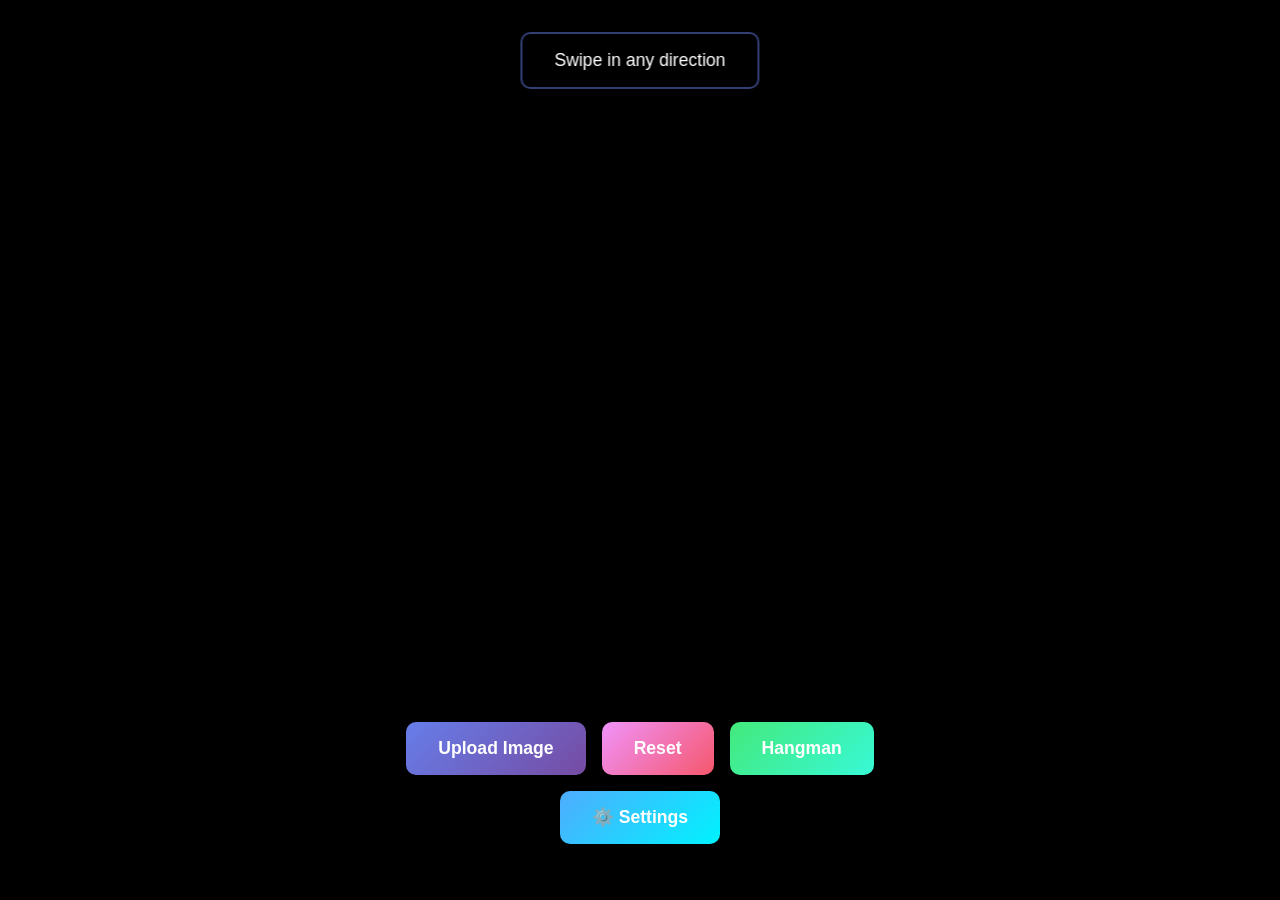
<file: index.html>
<!DOCTYPE html>
<html lang="en">
<head>
    <meta charset="UTF-8">
    <meta name="viewport" content="width=device-width, initial-scale=1.0, maximum-scale=1.0, user-scalable=no, viewport-fit=cover">
    <meta name="theme-color" content="#000000">
    <meta name="apple-mobile-web-app-capable" content="yes">
    <meta name="apple-mobile-web-app-status-bar-style" content="black-translucent">
    <title>Magic Wallpaper</title>
    <link rel="manifest" href="manifest.json">
    <link rel="stylesheet" href="styles.css">
</head>
<body>
    <div class="container">
        <h1>Magic Wallpaper</h1>
        <div class="button-container">
            <label for="imageUpload" class="button upload-button">
                Upload Image
            </label>
            <input type="file" id="imageUpload" accept="image/*" style="display: none;">
            <button id="resetButton" class="button reset-button">Reset</button>
            <a href="hangman.html" class="button hangman-button">Hangman</a>
        </div>
    </div>
    <script src="assets/js/gestureDetector.js"></script>
    <script src="assets/js/inputModes.js"></script>
    <script src="assets/js/settings.js"></script>
    <script src="app.js"></script>
</body>
</html>
</file>
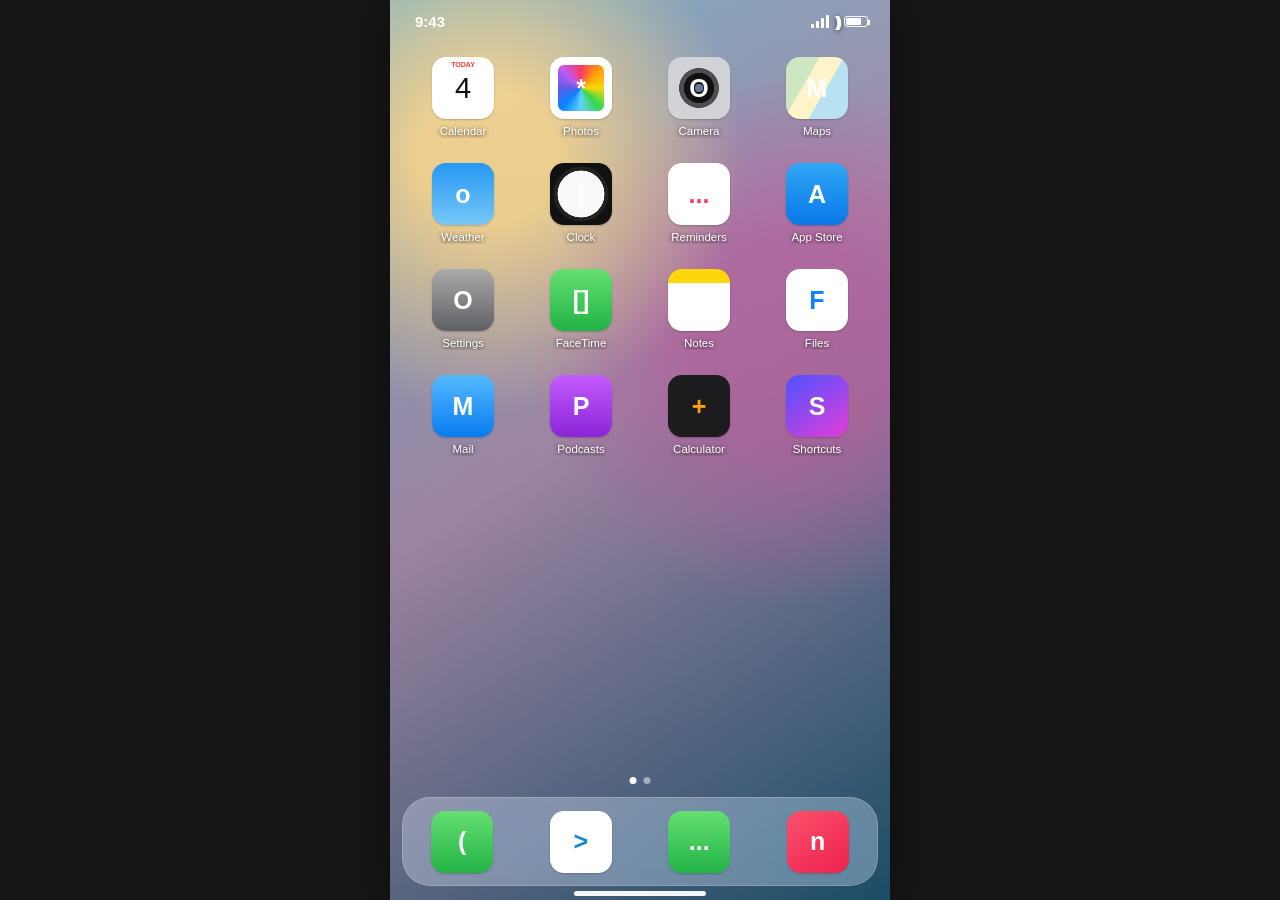
<file: notes-force/index.html>
<!doctype html>
<html lang="en">
<head>
  <meta charset="UTF-8">
  <meta name="viewport" content="width=device-width,initial-scale=1,viewport-fit=cover,user-scalable=no">
  <meta name="theme-color" content="#537f9e">
  <meta name="apple-mobile-web-app-capable" content="yes">
  <meta name="apple-mobile-web-app-status-bar-style" content="black-translucent">
  <meta name="apple-mobile-web-app-title" content="Notes">
  <meta name="format-detection" content="telephone=no">
  <link rel="manifest" href="./manifest.webmanifest">
  <link rel="icon" href="./icon.svg" type="image/svg+xml">
  <link rel="apple-touch-icon" href="./icon.svg">
  <link rel="stylesheet" href="./styles.css?v=1">
  <title>Notes</title>
</head>
<body>
  <main id="app"></main>
  <script src="./app.js?v=1" defer></script>
</body>
</html>
</file>
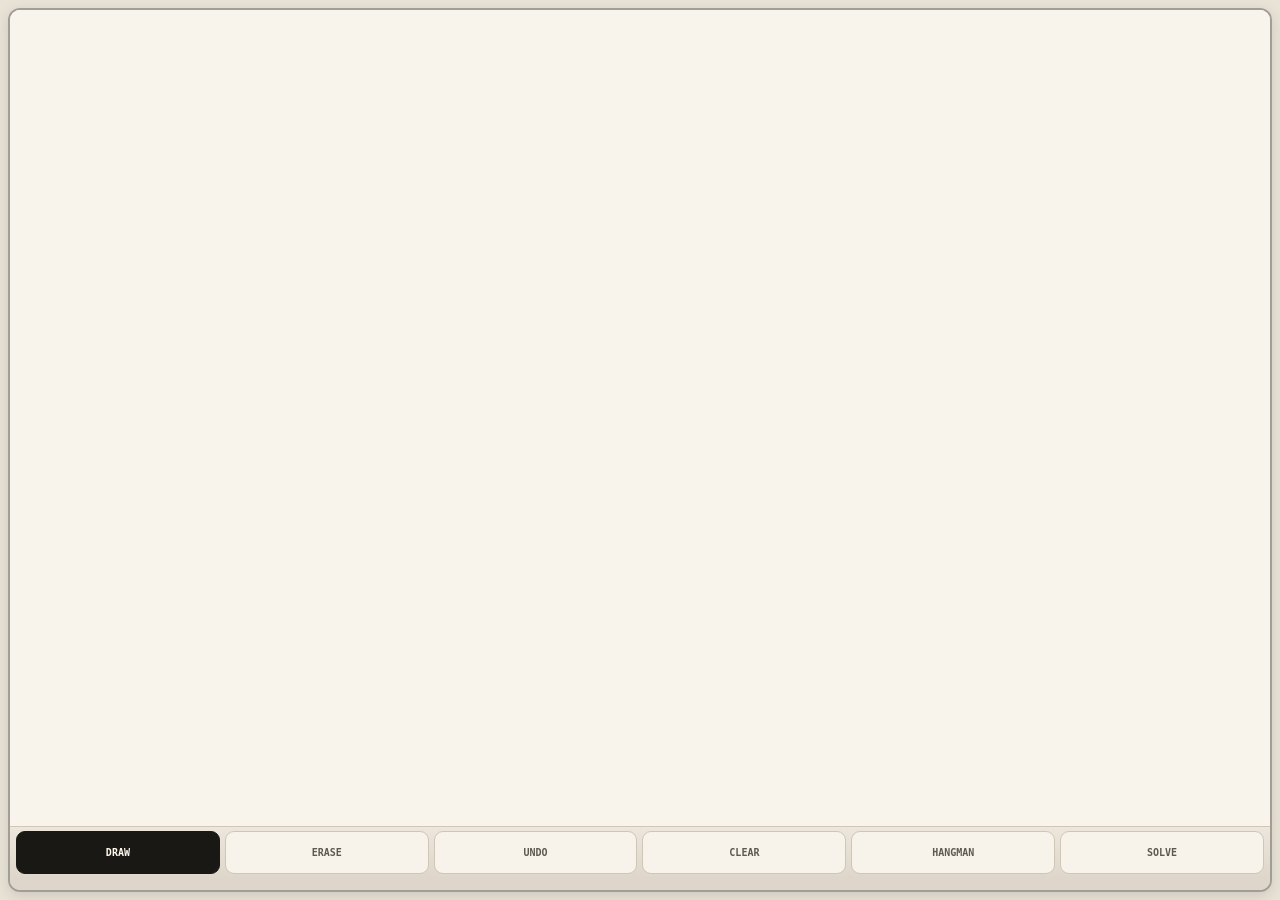
<file: hangman.html>
<!doctype html>
<html lang="en">
<head>
  <meta charset="utf-8">
  <meta name="viewport" content="width=device-width,initial-scale=1,maximum-scale=1,user-scalable=no,viewport-fit=cover">
  <meta name="theme-color" content="#e9e3d7">
  <meta name="mobile-web-app-capable" content="yes">
  <meta name="apple-mobile-web-app-capable" content="yes">
  <meta name="apple-mobile-web-app-title" content="Hangman">
  <meta name="apple-mobile-web-app-status-bar-style" content="black-translucent">
  <meta name="format-detection" content="telephone=no">
  <meta name="color-scheme" content="light">
  <title>Hangman</title>
  <link rel="manifest" href="./hangman-manifest.json">
  <link rel="apple-touch-icon" sizes="192x192" href="./icon-192.png">
  <link rel="stylesheet" href="./hangman.css?v=2.7.0">
  <link rel="stylesheet" href="./hangman-ux.css?v=2.7.0">
  <link rel="stylesheet" href="./hangman-settings.css?v=2.7.0">
  <script defer src="./hangman-core.js?v=2.7.0"></script>
  <script defer src="./hangman-efficient.js?v=2.7.0"></script>
  <script defer src="./hangman-performance.js?v=2.7.0"></script>
  <script defer src="./hangman.js?v=2.7.0"></script>
  <script defer src="./hangman-lab.js?v=2.7.0"></script>
  <script defer src="./hangman-ux.js?v=2.7.0"></script>
  <script defer src="./hangman-settings.js?v=2.7.0"></script>
  <script defer src="./hangman-settings-controller.js?v=2.7.0"></script>
  <script defer src="./hangman-lie.js?v=2.7.0"></script>
</head>
<body>
  <main id="frame"><section id="app" aria-label="Hangman drawing board"><canvas id="drawCanvas" aria-label="Drawing canvas"></canvas><div id="toolbar" role="toolbar" aria-label="Drawing controls"><button class="tool-btn active" id="btnDraw" type="button" aria-pressed="true">Draw</button><button class="tool-btn" id="btnErase" type="button" aria-pressed="false">Erase</button><button class="tool-btn" id="btnUndo" type="button">Undo</button><button class="tool-btn" id="btnClear" type="button">Clear</button><button class="tool-btn" id="btnHangman" type="button">Hangman</button><button class="tool-btn" id="btnSolve" type="button">Solve</button><button class="tool-btn" id="btnExplore" type="button" hidden>Lab</button></div><div id="peek" aria-live="polite"></div><button id="perfDot" type="button" aria-label="Remaining candidate words" tabindex="-1"></button></section></main>

  <section id="settingsPanel" class="overlay-panel" hidden aria-label="Settings">
    <div class="panel-header settings-header"><div><h1>Settings</h1><button id="versionButton" class="version-button" type="button">V2.7.0 · Aug 25, 2026</button></div><div class="settings-header-actions"><span id="settingsSaveStatus" aria-live="polite">Saved</span><button class="panel-btn" id="closeSettings" type="button">Close</button></div></div>
    <div id="settingsTabs" class="settings-tabs" role="tablist" aria-label="Settings areas">
      <button class="settings-tab active" id="performanceSettingsTab" data-group="performance" type="button" role="tab" aria-selected="true" aria-controls="performanceSettings">Performance</button>
      <button class="settings-tab" id="wordListSettingsTab" data-group="words" type="button" role="tab" aria-selected="false" aria-controls="wordListSettings">Word Lists</button>
    </div>
    <div class="panel-scroll settings-scroll">
      <div id="performanceSettings" class="settings-group active" data-group="performance" role="tabpanel" aria-labelledby="performanceSettingsTab">
        <section class="ready-card" aria-labelledby="readyTitle">
          <div class="ready-kicker" id="readyTitle">Ready to perform</div>
          <div id="firstLetter" class="ready-question" aria-live="polite"></div>
          <div class="ready-grid"><div><span>List</span><strong id="readyList">—</strong></div><div><span>Words</span><strong id="readyCount">—</strong></div><div><span>Strategy</span><strong id="readyStrategy">—</strong></div><div><span>NO limit</span><strong id="readySafety">—</strong></div><div><span>Secret input</span><strong id="readyAssist">—</strong></div><div><span>Optional lie</span><strong id="readyLie">—</strong></div></div>
          <details id="firstQuestionDetails" class="first-question-details"><summary>View starting questions</summary><div id="firstQuestionMatrix" class="first-question-matrix"></div></details>
        </section>

        <section class="section"><h2>Active Word List</h2><select id="listSelect" aria-label="Active word list"></select><button class="settings-action ux-hidden-action" id="useList" type="button">Use Selected</button></section>

        <section class="section"><h2>Progressive Anagram</h2><p class="section-copy">The single live-performance engine. There are no tree presets to compare.</p><select id="optimizerSelect" aria-label="Question strategy" hidden><option value="progressive">Progressive</option></select><div id="optimizerDescription" class="info-box"></div><div id="customOptimizerFields" hidden><input id="customTargetNos" type="hidden" value="5"><input id="customMaxQuestions" type="hidden" value="9"></div><button class="settings-action ux-hidden-action" id="applyOptimizer" type="button">Apply Strategy</button><div id="treeSummary"></div></section>

        <section class="section"><h2>Secret Inputs</h2><p class="section-copy">Optionally narrow the list before the first letter question.</p><label class="field-label">Length information<select id="lengthMode"><option value="none">None</option><option value="exact">Exact length — draw blanks</option><option value="bucket">Rough length — short / medium / long</option></select></label><div id="bucketFields" class="custom-grid" hidden><label>Short maximum<input id="shortMax" type="number" min="2" max="20" inputmode="numeric" value="5"></label><label>Medium maximum<input id="mediumMax" type="number" min="3" max="30" inputmode="numeric" value="7"></label></div><label class="setting-toggle compact-toggle"><input type="checkbox" id="vowelModeToggle"><span><strong>Also use distinct-vowel count</strong><small>Secretly select 1, 2, or 3+ different vowels.</small></span></label><div class="secret-input-guide"><div class="guide-label">Current setup</div><div id="inputModeDescription" class="info-box"></div></div><button class="settings-action ux-hidden-action" id="saveInputMode" type="button">Save Secret Inputs</button></section>

        <section class="section late-lie-section"><h2>Optional Lie</h2><p class="section-copy">The normal optimized tree never changes unless you deliberately arm a guaranteed recovery path.</p><label class="setting-toggle"><input type="checkbox" id="lateLieModeToggle"><span><strong>Show safe lie opportunities</strong><small>The tiny remaining-word count gains a ° only when a safe recovery tree exists.</small></span></label><div id="lateLieCoverage" class="late-lie-coverage">Opportunities have not been checked for this list.</div><button id="lateLieCoverageButton" class="settings-action secondary" type="button">Check Opportunities</button><details class="settings-details"><summary>How the indicator works</summary><div class="late-lie-legend"><span class="late-lie-marker">7°</span><span>A plain number is the remaining word count. When ° appears, tap that number to arm the option; • confirms it is armed. If ° never appears, stay on the original tree.</span></div><div id="lateLieDescription" class="info-box"></div></details></section>
      </div>

      <div id="wordListSettings" class="settings-group" data-group="words" role="tabpanel" aria-labelledby="wordListSettingsTab" hidden>
        <section class="list-status-card"><div><span>Current list</span><strong id="listStatusName">—</strong></div><div><span>Active words</span><strong id="listStatusCount">—</strong></div><div><span>First question</span><strong id="listStatusFirst">—</strong></div></section>

        <section class="section"><h2>Select and Manage</h2><select id="listSelectManage" aria-label="Word list to manage"></select><div class="list-action-grid"><button class="settings-action secondary" id="duplicateListBtn" type="button">Duplicate</button><button class="settings-action secondary" id="renameListBtn" type="button">Rename</button><button class="settings-action secondary danger" id="deleteListBtn" type="button">Delete List</button></div></section>

        <section class="section"><h2>Create New List</h2><input id="newListName" autocomplete="off" autocapitalize="characters" placeholder="LIST NAME"><textarea id="newListWords" autocapitalize="characters" placeholder="PASTE WORDS — ONE PER LINE"></textarea><button class="settings-action secondary" id="createListBtn" type="button">Create and Use List</button></section>

        <section class="section"><h2>Words</h2><p class="section-copy">Use Included to temporarily remove a word from performances. Enter Edit mode only for permanent deletion.</p><input id="addWordInput" autocomplete="off" autocapitalize="characters" placeholder="ADD A WORD AND PRESS ENTER"><div class="word-toolbar"><input id="wordSearch" type="search" placeholder="Search words" aria-label="Search words"><select id="wordStatusFilter" aria-label="Filter words"><option value="all">All words</option><option value="active">Active</option><option value="omitted">Omitted</option></select><button id="toggleDeleteMode" class="word-edit-button" type="button" aria-pressed="false">Edit</button></div><div id="wordView"></div></section>

        <section class="section"><h2>Automatic Exclusions</h2><p class="section-copy">These rules omit words without deleting them.</p><div class="custom-grid"><label>Minimum letters<input id="minLetters" type="number" min="1" max="30" inputmode="numeric" value="4"></label><label>Maximum letters<input id="maxLetters" type="number" min="0" max="40" inputmode="numeric" placeholder="No maximum"></label></div><label class="check-row"><input id="omitPlurals" type="checkbox"> Omit likely plurals</label><label class="check-row"><input id="omitBrands" type="checkbox"> Omit likely brands</label><label class="check-row"><input id="omitLarge" type="checkbox"> Omit likely non-handheld objects</label><label class="check-row"><input id="omitAmbiguous" type="checkbox"> Omit indistinguishable letter-set collisions</label><button class="settings-action ux-hidden-action" id="applyEligibility" type="button">Apply Exclusions</button><div id="eligibilitySummary" class="info-box"></div></section>

        <section class="section"><h2>Spectator Instructions</h2><p class="section-copy">These instructions belong to this list and appear in Help.</p><textarea id="framingInput" class="framing-input" rows="4" aria-label="Spectator instructions"></textarea><button class="settings-action ux-hidden-action" id="saveFraming" type="button">Save Instructions</button></section>

        <section class="section analysis-entry"><h2>List Lab</h2><p class="section-copy">Optional analysis and practice for the current list. It contains no live performance settings.</p><input id="exploreModeToggle" type="checkbox" hidden><button class="settings-action secondary" id="openExploreSettings" type="button">Analyze Current List</button></section>
      </div>
    </div>
  </section>

  <section id="explorePanel" class="overlay-panel" hidden aria-label="List Lab"><div class="panel-header explore-header"><button class="panel-btn" id="exploreBack" type="button">Done</button><div id="exploreTitle">List Lab</div><button class="panel-btn" id="exploreClose" type="button">Close</button></div><div class="lab-tabs" role="tablist" aria-label="List Lab views"><button id="labTab" class="lab-tab active" type="button" role="tab" aria-selected="true">Analyze</button><button id="practiceTab" class="lab-tab" type="button" role="tab" aria-selected="false">Practice</button></div><div id="labView" class="explore-content lab-view"><div id="labFraming" class="lab-framing"></div><div id="labStats" class="stat-grid"></div><div class="lab-toolbar"><input id="labSearch" type="search" placeholder="Search active words" aria-label="Search words"><select id="labSort" aria-label="Sort words"><option value="longestNo">Longest NO streak</option><option value="totalNo">Total NOs</option><option value="questions">Most questions</option><option value="openingNo">Opening NO streak</option><option value="alphabetical">Alphabetical</option></select></div><div class="filter-grid"><label>Minimum longest NO streak<input id="filterMinNoRun" type="number" min="0" inputmode="numeric" placeholder="Any"></label><label>Maximum questions<input id="filterMaxQuestions" type="number" min="0" inputmode="numeric" placeholder="Any"></label><label class="check-filter"><input id="filterAmbiguous" type="checkbox"> Ambiguous only</label><label class="check-filter"><input id="filterFraming" type="checkbox"> Framing issues only</label></div><div id="labResultCount" class="result-count"></div><div id="labWordList" class="lab-word-list"></div></div><div id="practiceView" class="explore-content practice-view" hidden><div id="exploreStatus"></div><div id="exploreHint">Choose the answer for the spectator's word.</div><div id="explorePath" aria-label="Answer path"></div><div id="exploreQuestion"></div><div id="exploreLeafCard"><div class="leaf-label" id="exploreLeafLabel">MATCH</div><div class="leaf-word" id="exploreLeafWord"></div><div id="exploreLeafDetail"></div><button class="panel-btn" id="exploreRestart" type="button">Start Over</button></div><div id="exploreBranches"><button type="button" class="explore-card yes-card" id="exploreYesCard"><span class="card-label">YES</span><span class="card-rule" id="exploreYesRule"></span><span class="card-next" id="exploreYesNext"></span><span class="card-count" id="exploreYesCount"></span><span class="card-leaf" id="exploreYesLeaf"></span></button><button type="button" class="explore-card no-card" id="exploreNoCard"><span class="card-label">NO</span><span class="card-rule" id="exploreNoRule"></span><span class="card-next" id="exploreNoNext"></span><span class="card-count" id="exploreNoCount"></span><span class="card-leaf" id="exploreNoLeaf"></span></button></div><div id="exploreWordList"><div class="explore-words-header" id="exploreWordsHeader"></div><div class="explore-words-grid" id="exploreWordsGrid"></div></div></div></section>

  <section id="wordDetailPanel" class="overlay-panel detail-panel" hidden aria-label="Word path details"><div class="panel-header"><div><h1 id="detailWord">WORD</h1><div id="detailSummary" class="version"></div></div><button class="panel-btn" id="closeWordDetail" type="button">Done</button></div><div class="panel-scroll"><div id="detailMetrics" class="stat-grid"></div><section class="section"><h2>Answer Pattern</h2><div id="detailPattern" class="answer-pattern"></div></section><section class="section"><h2>Question Path</h2><div id="detailPath" class="detail-path"></div></section><section class="section"><h2>List Fit</h2><div id="detailFlags"></div></section></div></section>
  <section id="versionPanel" class="overlay-panel version-panel" hidden aria-label="Version history"><div class="panel-header"><div><h1>Version History</h1><div class="version">Current: V2.7.0</div></div><button class="panel-btn" id="closeVersion" type="button">Done</button></div><div class="panel-scroll changelog"><article data-version="2.7.0"><h2>V2.7.0 · Aug 25, 2026</h2><p>Replaced tree presets with one NO-minimizing progressive lookahead engine, added a subtle remaining-word indicator and manual safe-lie opportunities, clarified secret inputs, and simplified word actions.</p></article><article data-version="2.6.0"><h2>V2.6.0 · Aug 17, 2026</h2><p>Made performance and word lists the two primary settings areas, added an always-visible first-question preview, simplified question strategies, and moved List Lab out of the performance path.</p></article><article data-version="2.5.0"><h2>V2.5.0 · Aug 4, 2026</h2><p>Added optional one-lie recovery with guaranteed cue coverage.</p></article><article data-version="2.4.0"><h2>V2.4.0 · Jul 25, 2026</h2><p>Added focused settings and the optional Experimental Lookahead optimizer.</p></article><article data-version="2.3.0"><h2>V2.3.0 · Jul 25, 2026</h2><p>Added automatic settings, decision-support analytics, and reveal improvements.</p></article><article><h2>V2.2.0 · Jul 22, 2026</h2><p>Added length and vowel inputs, reversible omission rules, and tree-style definitions.</p></article><article><h2>V2.1.0 · Jul 22, 2026</h2><p>Added List Lab analytics, theatrical optimization, hidden gestures, and grouped Undo.</p></article><article><h2>V2.0.0 · Jul 22, 2026</h2><p>Rebuilt the app as a full-screen offline PWA.</p></article></div></section>
  <section id="helpOverlay" class="overlay-panel help-panel" hidden aria-label="Help"><div class="help-content"><h1>Quick Start</h1><p id="helpFraming"></p><p id="helpInputMode"></p><p>For <strong>NO</strong>, begin drawing the next hangman part in the upper area. For <strong>YES</strong>, begin writing the letter in the lower area.</p><p>All strokes started in the same area within a short pause count as one answer group. The tree advances once per group.</p><p>While your finger is touching the canvas, the next letter appears in the Solve button. The final word appears faintly beneath the buttons.</p><p><strong>Undo</strong> removes the complete previous answer group. <strong>Solve</strong> removes the lower YES writing and exits performance mode. <strong>Clear</strong> empties the board.</p><h2>Covert Inputs</h2><p>Length bucket: before starting, hold Hangman, slide into the left, middle, or right third of the screen, and release for Short, Medium, or Long.</p><p>Distinct vowels: before starting, hold Solve, slide left, middle, or right, and release for 1, 2, or 3+ different vowels from A, E, I, O, U.</p><h2>Hidden Controls</h2><p>The tiny lower-left number is the exact count of remaining candidate words. With Optional Lie enabled, ° means you may tap the number to arm one guaranteed lie; • means it is armed.</p><p>Double-tap the top-left corner for Help. Double-tap the top-right corner for Settings. Those taps never draw or advance the tree.</p></div><button class="panel-btn help-close" id="closeHelp" type="button">Done</button></section>
  <noscript>This app requires JavaScript.</noscript>
</body>
</html>
</file>
<file: styles.css>
* {
    margin: 0;
    padding: 0;
    box-sizing: border-box;
}

html, body {
    width: 100vw;
    height: 100vh;
    margin: 0;
    padding: 0;
    overflow: hidden;
    overscroll-behavior: none;
    touch-action: none;
}

body {
    font-family: 'Segoe UI', Tahoma, Geneva, Verdana, sans-serif;
    background: black;
    background-size: cover;
    background-position: center;
    background-repeat: no-repeat;
    display: flex;
    justify-content: center;
    align-items: center;
    -webkit-user-select: none;
    user-select: none;
}

.container {
    position: fixed;
    bottom: 2rem;
    left: 50%;
    transform: translateX(-50%);
    text-align: center;
    background: rgba(0, 0, 0, 0.7);
    padding: 1.5rem;
    border-radius: 15px;
    backdrop-filter: blur(10px);
    z-index: 1000;
}

h1 {
    color: white;
    margin-bottom: 1rem;
    font-size: 1.5rem;
    display: none;
}

.button-container {
    display: flex;
    gap: 1rem;
    justify-content: center;
    flex-wrap: wrap;
}

.button {
    padding: 1rem 2rem;
    font-size: 1.1rem;
    border: none;
    border-radius: 10px;
    cursor: pointer;
    transition: all 0.3s ease;
    font-weight: 600;
    text-decoration: none;
    display: inline-block;
}

.upload-button {
    background: linear-gradient(135deg, #667eea 0%, #764ba2 100%);
    color: white;
}

.upload-button:hover {
    transform: translateY(-2px);
    box-shadow: 0 6px 20px rgba(102, 126, 234, 0.4);
}

.reset-button {
    background: linear-gradient(135deg, #f093fb 0%, #f5576c 100%);
    color: white;
}

.reset-button:hover {
    transform: translateY(-2px);
    box-shadow: 0 6px 20px rgba(245, 87, 108, 0.4);
}

.button:active {
    transform: translateY(0);
}

.settings-button {
    background: linear-gradient(135deg, #4facfe 0%, #00f2fe 100%);
    color: white;
}

.settings-button:hover {
    transform: translateY(-2px);
    box-shadow: 0 6px 20px rgba(79, 172, 254, 0.4);
}

.hangman-button {
    background: linear-gradient(135deg, #43e97b 0%, #38f9d7 100%);
    color: white;
}

.hangman-button:hover {
    transform: translateY(-2px);
    box-shadow: 0 6px 20px rgba(67, 233, 123, 0.4);
}

.settings-panel {
    position: fixed;
    top: 50%;
    left: 50%;
    transform: translate(-50%, -50%);
    background: rgba(0, 0, 0, 0.95);
    padding: 2rem;
    border-radius: 15px;
    backdrop-filter: blur(10px);
    z-index: 2000;
    min-width: 300px;
    max-width: 90%;
    border: 2px solid rgba(255, 255, 255, 0.1);
}

.settings-panel h2 {
    color: white;
    margin-bottom: 1.5rem;
    text-align: center;
}

.setting-group {
    margin-bottom: 1.5rem;
}

.setting-group label {
    color: white;
    display: block;
    margin-bottom: 0.5rem;
    font-size: 1rem;
}

.setting-select,
.setting-input {
    width: 100%;
    padding: 0.75rem;
    font-size: 1rem;
    border: 2px solid rgba(255, 255, 255, 0.2);
    border-radius: 8px;
    background: rgba(255, 255, 255, 0.1);
    color: white;
    outline: none;
    transition: border-color 0.3s ease;
}

.setting-select:focus,
.setting-input:focus {
    border-color: #667eea;
}

.setting-select option {
    background: #1a1a1a;
    color: white;
}

.setting-unit {
    color: rgba(255, 255, 255, 0.6);
    margin-left: 0.5rem;
}

.setting-group input[type="checkbox"] {
    width: auto;
    margin-right: 0.5rem;
    cursor: pointer;
}

.setting-group label:has(input[type="checkbox"]) {
    display: flex;
    align-items: center;
    cursor: pointer;
}

.gesture-feedback {
    position: fixed;
    top: 2rem;
    left: 50%;
    transform: translateX(-50%);
    background: rgba(0, 0, 0, 0.9);
    color: white;
    padding: 1rem 2rem;
    border-radius: 10px;
    backdrop-filter: blur(10px);
    z-index: 1500;
    font-size: 1.1rem;
    text-align: center;
    border: 2px solid rgba(102, 126, 234, 0.5);
    animation: fadeIn 0.3s ease;
}

@keyframes fadeIn {
    from {
        opacity: 0;
        transform: translateX(-50%) translateY(-10px);
    }
    to {
        opacity: 1;
        transform: translateX(-50%) translateY(0);
    }
}

@media (max-width: 600px) {
    .container {
        padding: 1rem;
        bottom: 1rem;
        left: 1rem;
        right: 1rem;
        transform: none;
        width: calc(100% - 2rem);
    }

    .button-container {
        gap: 0.5rem;
    }

    .button {
        padding: 0.75rem 1.5rem;
        font-size: 1rem;
    }
}
</file>
<file: notes-force/styles.css>
:root{font-family:-apple-system,BlinkMacSystemFont,"SF Pro Text","Helvetica Neue",Arial,sans-serif;color-scheme:light;--yellow:#c89f00;--grouped:#f2f2f7;--surface:#fff;--muted:#8e8e93;--line:rgba(60,60,67,.18);--top:env(safe-area-inset-top,0px);--bottom:env(safe-area-inset-bottom,0px)}
*{box-sizing:border-box;-webkit-tap-highlight-color:transparent}
html,body{width:100%;height:100%;margin:0;overflow:hidden;background:#161616}
body{overscroll-behavior:none;-webkit-font-smoothing:antialiased}
button,input,textarea{font:inherit}button{color:inherit}
#app{position:relative;width:100%;max-width:500px;height:100%;min-height:100dvh;margin:auto;overflow:hidden;background:var(--grouped);isolation:isolate}
.screen{position:absolute;inset:0;display:flex;flex-direction:column;overflow:hidden;background:var(--grouped);animation:fade .18s ease-out}
@keyframes fade{from{opacity:.72}to{opacity:1}}
.safe-top{flex:0 0 var(--top);min-height:4px}

/* Fake iPhone Home Screen */
.home-screen{display:block;color:#fff;background:#527e9c}
.wallpaper{position:absolute;inset:0;background-image:var(--wallpaper,radial-gradient(circle at 20% 18%,rgba(255,220,150,.95) 0 8%,transparent 30%),radial-gradient(circle at 80% 38%,rgba(190,105,168,.8) 0 14%,transparent 38%),linear-gradient(145deg,#77b6c9,#ac91b2 45%,#1e5875));background-position:center;background-size:cover;transform:scale(1.015)}
.wallpaper:after{position:absolute;inset:0;background:linear-gradient(rgba(0,0,0,.03),rgba(0,0,0,.14));content:""}
.status{position:absolute;z-index:3;top:var(--top);right:0;left:0;display:flex;height:43px;align-items:center;justify-content:space-between;padding:0 22px 0 25px;font-size:15px;font-weight:600;text-shadow:0 1px 5px rgba(0,0,0,.38)}
.status-time{min-width:48px;padding:8px 0;border:0;background:transparent;color:#fff;font-weight:600;text-align:left;-webkit-touch-callout:none}
.status-icons{display:flex;align-items:center;gap:6px}.signal{display:flex;height:13px;align-items:flex-end;gap:2px}.signal i{width:3px;border-radius:1px;background:#fff}.signal i:nth-child(1){height:4px}.signal i:nth-child(2){height:7px}.signal i:nth-child(3){height:10px}.signal i:nth-child(4){height:13px}
.wifi{font-size:15px;letter-spacing:-4px}.battery{position:relative;width:24px;height:11px;padding:1px;border:1px solid rgba(255,255,255,.9);border-radius:3px}.battery:after{position:absolute;top:3px;right:-3px;width:2px;height:5px;background:#fff;content:""}.battery i{display:block;width:76%;height:100%;border-radius:1px;background:#fff}
.app-grid{position:absolute;z-index:2;top:calc(var(--top) + 57px);right:14px;left:14px;display:grid;grid-template-columns:repeat(4,1fr);align-content:start;justify-items:center;row-gap:clamp(14px,2.8vh,25px)}
.home-app{display:flex;width:78px;min-width:0;flex-direction:column;align-items:center;gap:5px;padding:0;border:0;outline:0;background:transparent;color:#fff;cursor:pointer;touch-action:manipulation;user-select:none;-webkit-touch-callout:none;-webkit-user-select:none}
.app-icon{position:relative;display:grid;width:clamp(54px,7.2vh,62px);height:clamp(54px,7.2vh,62px);overflow:hidden;border-radius:22.5%;box-shadow:0 1px 2px rgba(0,0,0,.2);place-items:center;transition:transform .09s,filter .09s}
.home-app:active .app-icon,.home-app.pressed .app-icon{filter:brightness(.74);transform:scale(.91)}
.app-label{width:88px;overflow:hidden;font-size:11.5px;font-weight:500;line-height:14px;text-align:center;text-overflow:ellipsis;text-shadow:0 1px 4px rgba(0,0,0,.85);white-space:nowrap}
.icon-art{position:relative;z-index:2;font-size:25px;font-weight:600;line-height:1}.icon-art.small{font-size:15px}.icon-art.lines{font-size:25px;line-height:10px;color:#bbb}.icon-art.note{font-size:37px;font-weight:500}.icon-art.phone{font-size:32px;transform:rotate(-25deg)}
.icon-calendar{background:#fff;color:#111}.icon-calendar .icon-art{font-size:29px;font-weight:300}.icon-calendar:before{position:absolute;top:4px;content:"TODAY";color:#ff3b30;font-size:7px;font-weight:700}
.icon-photos{background:conic-gradient(#ff375f,#ff9f0a,#ffd60a,#32d74b,#64d2ff,#0a84ff,#5e5ce6,#bf5af2,#ff375f);border:8px solid #fff}.icon-camera{background:radial-gradient(circle,#5d7797 0 9%,#111 10% 34%,#4c4e54 35% 45%,#d2d3d7 46%)}
.icon-maps{background:linear-gradient(120deg,#cfe6c2 0 34%,#fff4c9 35% 59%,#b8e2f2 60%)}.icon-weather{background:linear-gradient(#2698f2,#77c8f8)}.icon-clock{background:radial-gradient(circle,#fafafa 0 53%,#222 54% 62%,#111 63%)}
.icon-reminders{background:#fff;color:#ff375f}.icon-store{background:linear-gradient(#31a6f5,#0878e8)}.icon-settings{background:linear-gradient(#aaa,#5f6065)}.icon-facetime,.icon-phone,.icon-messages{background:linear-gradient(#65df72,#22b346)}
.icon-notes{background:linear-gradient(#ffd60a 0 22%,#fff 23%)}.icon-files{background:#fff;color:#0a84ff}.icon-mail{background:linear-gradient(#55baff,#087cf0)}.icon-podcasts{background:linear-gradient(#c45cff,#8b24d6)}.icon-calculator{background:#1c1c1e;color:#ff9f0a}.icon-shortcuts{background:linear-gradient(145deg,#4c52ff,#e23ed8)}.icon-safari{background:#fff;color:#168bd2}.icon-music{background:linear-gradient(145deg,#fb516c,#ed214d)}
.secret-badge{position:absolute;z-index:8;top:-2px;right:-2px;display:grid;min-width:20px;height:20px;padding:0 4px;border:2px solid #fff;border-radius:12px;background:#ff3b30;color:#fff;font-size:11px;place-items:center}
.dock{position:absolute;z-index:3;right:12px;bottom:calc(14px + var(--bottom));left:12px;display:grid;height:89px;grid-template-columns:repeat(4,1fr);align-items:center;justify-items:center;border:1px solid rgba(255,255,255,.18);border-radius:28px;background:rgba(230,235,239,.34);backdrop-filter:blur(25px) saturate(150%);-webkit-backdrop-filter:blur(25px) saturate(150%)}
.dock .home-app{gap:0}.dock .app-label{display:none}.page-dots{position:absolute;z-index:3;bottom:calc(116px + var(--bottom));left:50%;display:flex;gap:7px;transform:translateX(-50%)}.page-dots i{width:7px;height:7px;border-radius:50%;background:rgba(255,255,255,.48)}.page-dots i:first-child{background:#fff}
.home-readout{position:absolute;z-index:6;bottom:calc(111px + var(--bottom));left:50%;min-width:68px;padding:5px 12px;border-radius:14px;background:rgba(0,0,0,.65);font-size:13px;text-align:center;transform:translateX(-50%)}
.home-indicator{position:absolute;z-index:5;bottom:calc(4px + var(--bottom));left:50%;width:132px;height:5px;border-radius:4px;background:rgba(255,255,255,.94);transform:translateX(-50%)}
.app-launch{animation:launch .27s cubic-bezier(.2,.75,.3,1);transform-origin:50% 63%}@keyframes launch{from{border-radius:26px;opacity:.5;transform:scale(.28)}to{opacity:1;transform:scale(1)}}

/* Notes */
.note-screen{background:#fff}.nav{position:relative;z-index:4;display:grid;grid-template-columns:minmax(84px,1fr) auto minmax(84px,1fr);align-items:center;min-height:46px;padding:0 16px}.nav-title{max-width:190px;overflow:hidden;font-size:17px;font-weight:600;text-align:center;text-overflow:ellipsis;white-space:nowrap}.nav-button{display:inline-flex;min-height:38px;align-items:center;gap:2px;padding:0;border:0;background:transparent;color:var(--yellow);font-size:17px}.nav-button.leading{justify-self:start;margin-left:-8px}.more{justify-self:end;width:32px;height:32px;border:0;border-radius:50%;background:rgba(118,118,128,.12);color:var(--yellow)}
.list-scroll,.note-scroll{min-height:0;flex:1;overflow-x:hidden;overflow-y:auto;-webkit-overflow-scrolling:touch}.list-scroll{padding:0 16px 110px}.large-title{margin:1px 0 14px;font-size:34px;line-height:41px;letter-spacing:-.7px;user-select:none;-webkit-touch-callout:none}.search-wrap{position:relative;margin-bottom:22px}.search{width:100%;height:36px;padding:0 34px;border:0;border-radius:10px;outline:0;background:rgba(118,118,128,.12);font-size:17px}.search-mark{position:absolute;top:8px;left:10px;color:var(--muted)}.section-title{margin:0 0 7px 4px;font-size:22px}.notes-card{overflow:hidden;border-radius:12px;background:#fff}.note-row{position:relative;display:block;width:100%;min-height:82px;padding:11px 18px 10px 16px;border:0;background:#fff;text-align:left}.note-row:after{position:absolute;right:0;bottom:0;left:16px;height:.5px;background:var(--line);content:""}.note-row:last-child:after{display:none}.note-row:active{background:#e5e5ea}.row-title{overflow:hidden;font-size:17px;font-weight:600;line-height:21px;text-overflow:ellipsis;white-space:nowrap}.row-preview{display:flex;min-width:0;margin-top:3px;color:var(--muted);font-size:15px;line-height:19px}.row-date{flex:none;margin-right:7px;color:#67676c}.row-body{min-width:0;overflow:hidden;text-overflow:ellipsis;white-space:nowrap}.empty{padding:50px;color:var(--muted);text-align:center}
.toolbar{position:absolute;z-index:7;right:0;bottom:0;left:0;display:grid;grid-template-columns:1fr auto 1fr;align-items:start;min-height:calc(50px + var(--bottom));padding:5px 14px var(--bottom);border-top:.5px solid var(--line);background:rgba(249,249,249,.92);backdrop-filter:blur(22px);-webkit-backdrop-filter:blur(22px)}.tool{display:grid;width:42px;height:40px;padding:0;border:0;background:transparent;color:var(--yellow);font-size:25px;place-items:center;touch-action:none}.tool.left{justify-self:start}.tool.right{justify-self:end}.count{align-self:center;color:var(--muted);font-size:12px}
.note-scroll{padding-bottom:calc(72px + var(--bottom));background:#fff}.paper{min-height:100%;padding:2px 24px 88px 36px}.meta{margin:0 0 13px;color:var(--muted);font-size:12px;text-align:center}.note-heading{margin:0 0 8px;font-size:23px;line-height:29px;outline:0}.note-copy{font-size:17px;line-height:25px;white-space:pre-wrap;outline:0}.numbered{margin:0;padding-left:34px;font-size:17px;line-height:26px}.numbered li{min-height:26px;padding-left:4px}.numbered li::marker{color:#555;font-variant-numeric:tabular-nums}
.hidden-keypad{position:absolute;z-index:20;inset:0;display:grid;grid-template-columns:repeat(3,1fr);grid-template-rows:.72fr repeat(4,1fr) .22fr;padding:calc(var(--top) + 80px) 12px calc(var(--bottom) + 54px);pointer-events:none}.hidden-keypad.armed{pointer-events:auto}.secret-key{border:0;outline:0;background:transparent;color:transparent}.secret-key[data-key="1"],.secret-key[data-key="2"],.secret-key[data-key="3"]{grid-row:2}.secret-key[data-key="4"],.secret-key[data-key="5"],.secret-key[data-key="6"]{grid-row:3}.secret-key[data-key="7"],.secret-key[data-key="8"],.secret-key[data-key="9"]{grid-row:4}.secret-key[data-key="0"]{grid-row:5;grid-column:2}.hidden-keypad.practice{background:rgba(255,255,255,.12)}.hidden-keypad.practice .secret-key{margin:4px;border:1px solid rgba(0,0,0,.2);border-radius:15px;background:rgba(255,255,255,.76);color:#444}

/* Setup */
.shade{position:absolute;z-index:40;inset:0;display:flex;align-items:flex-end;background:rgba(0,0,0,.28)}.sheet{width:100%;max-height:88%;overflow:hidden;border-radius:18px 18px 0 0;background:var(--grouped);animation:sheet .22s ease-out}@keyframes sheet{from{transform:translateY(100%)}}.handle{width:36px;height:5px;margin:7px auto 2px;border-radius:3px;background:#c7c7cc}.sheet-head{display:grid;grid-template-columns:1fr auto 1fr;align-items:center;height:48px;padding:0 16px}.sheet-head h2{margin:0;font-size:17px}.sheet-action{border:0;background:transparent;color:var(--yellow);font-size:17px}.sheet-action.done{justify-self:end;font-weight:600}.setup-scroll{max-height:calc(88vh - 62px);overflow-y:auto;padding:0 16px calc(30px + var(--bottom))}.intro{margin:6px 4px 16px;color:#5e5e63;font-size:13px;line-height:18px}.form-title{margin:18px 16px 7px;color:#6d6d72;font-size:13px;text-transform:uppercase}.form-card{overflow:hidden;border-radius:11px;background:#fff}.form-row{display:grid;grid-template-columns:116px 1fr;align-items:center;min-height:44px;padding:7px 14px;border-bottom:.5px solid var(--line);font-size:16px}.form-row:last-child{border-bottom:0}.form-row input{min-width:0;border:0;outline:0;text-align:right}.toggle-row{grid-template-columns:1fr auto}.switch{position:relative;width:51px;height:31px;border:0;border-radius:16px;background:#e9e9ea}.switch:after{position:absolute;top:2px;left:2px;width:27px;height:27px;border-radius:50%;background:#fff;box-shadow:0 2px 5px rgba(0,0,0,.22);content:"";transition:.16s}.switch.on{background:#34c759}.switch.on:after{transform:translateX(20px)}.editor{display:block;width:100%;min-height:220px;padding:12px 14px;resize:vertical;border:0;outline:0;font-size:15px;line-height:21px}.wallpaper-row{display:grid;grid-template-columns:88px 1fr;align-items:center;gap:14px;padding:12px 14px}.wallpaper-preview{width:72px;height:96px;border-radius:12px;background:linear-gradient(145deg,#77b6c9,#ac91b2,#1e5875);background-position:center;background-size:cover}.wall-actions{display:flex;flex-direction:column;align-items:flex-start;gap:12px}.wall-picker,.wall-remove{padding:0;border:0;background:transparent;color:var(--yellow);font-size:15px}.wall-picker input{position:absolute;width:1px;height:1px;opacity:0}.wall-remove{color:#ff3b30}.map-card{display:grid;grid-template-columns:1fr 1fr}.map-card div{display:grid;grid-template-columns:39px 1fr;min-height:38px;align-items:center;padding:0 11px;border-right:.5px solid var(--line);border-bottom:.5px solid var(--line);font-size:14px}.map-card div:nth-child(even){border-right:0}.map-card b{color:var(--yellow)}.reset{width:100%;min-height:44px;border:0;border-radius:11px;background:#fff;color:#ff3b30;font-size:16px}

@media(min-width:501px){#app{box-shadow:0 0 48px rgba(0,0,0,.42)}}
@media(max-height:700px){.app-grid{top:calc(var(--top) + 48px);row-gap:9px}.app-icon{width:50px;height:50px}.app-label{font-size:10.5px}.dock{height:74px}}
@media(prefers-reduced-motion:reduce){*,*:before,*:after{animation-duration:.01ms!important;transition-duration:.01ms!important}}
</file>
<file: hangman.css>
:root{
  --bg:#f4efe6;--paper:#f8f4ec;--ink:#1a1814;--muted:#6f6a61;--faint:#cfc6b6;
  --toolbar:#ece6dc;--toolbar-bottom:#ded6ca;--yes:#2e6f3e;--yes-bg:#dcefdc;
  --no:#8b2635;--no-bg:#f4d7da;--warning:#7a5a12;--warning-bg:#f5e9bd;
  --app-height:100vh;--toolbar-height:58px;
}
@supports(height:100dvh){:root{--app-height:100dvh}}
*{box-sizing:border-box;-webkit-tap-highlight-color:transparent}
html,body{margin:0;width:100%;height:100%;height:var(--app-height);overflow:hidden;overscroll-behavior:none;background:#e9e3d7;color:var(--ink)}
body{position:fixed;inset:0;font-family:system-ui,-apple-system,BlinkMacSystemFont,"Segoe UI",sans-serif;-webkit-text-size-adjust:100%;touch-action:none}
button,input,textarea,select{font:inherit;color:inherit}button{cursor:pointer}[hidden]{display:none!important}
#frame{position:fixed;inset:0;width:100%;height:var(--app-height);padding:max(8px,env(safe-area-inset-top)) max(8px,env(safe-area-inset-right)) max(8px,env(safe-area-inset-bottom)) max(8px,env(safe-area-inset-left));background:#e9e3d7}
#app{position:relative;display:flex;flex-direction:column;width:100%;height:100%;min-height:0;overflow:hidden;background:var(--bg);border:2px solid rgba(0,0,0,.34);border-radius:12px;box-shadow:0 4px 14px rgba(0,0,0,.12)}
html[data-display-mode="standalone"] #frame,html[data-display-mode="fullscreen"] #frame{padding:env(safe-area-inset-top) env(safe-area-inset-right) env(safe-area-inset-bottom) env(safe-area-inset-left)}
html[data-display-mode="standalone"] #app,html[data-display-mode="fullscreen"] #app{border:0;border-radius:0;box-shadow:none}
#drawCanvas{display:block;flex:1;width:100%;min-height:0;background:var(--paper);cursor:crosshair;touch-action:none}
#toolbar{display:grid;grid-template-columns:repeat(6,minmax(0,1fr));gap:5px;flex:0 0 auto;min-height:58px;padding:6px;background:linear-gradient(var(--toolbar),var(--toolbar-bottom));border-top:1px solid var(--faint)}
#toolbar.explore-enabled{grid-template-columns:repeat(4,minmax(0,1fr))}
.tool-btn,.panel-btn,.settings-action,.lab-tab,.version-button{font-family:ui-monospace,SFMono-Regular,Menlo,monospace;font-weight:700;border-radius:9px;border:1px solid var(--faint)}
.tool-btn{width:100%;min-width:0;min-height:44px;padding:5px 2px;overflow:hidden;text-overflow:ellipsis;white-space:nowrap;background:#f8f3ea;color:#5d5952;font-size:clamp(8px,2.4vw,10px);text-transform:uppercase}
.tool-btn.active{background:var(--ink);color:#fff9ef;border-color:var(--ink)}
.tool-btn:active,.panel-btn:active,.settings-action:active,.lab-tab:active{transform:translateY(1px)}
#peek{position:static;order:3;flex:0 0 12px;width:100%;height:12px;padding:0 10px 2px;overflow:hidden;background:var(--toolbar-bottom);color:transparent;font-family:ui-monospace,SFMono-Regular,Menlo,monospace;font-size:8px;font-weight:400;line-height:10px;letter-spacing:.02em;text-align:right;white-space:nowrap;text-overflow:ellipsis;opacity:1;pointer-events:none}
#peek.show{color:rgba(26,24,20,.25)}
#perfDot{position:absolute;left:3px;bottom:8px;z-index:3;min-width:30px;min-height:28px;padding:11px 10px 2px 3px;border:0;background:transparent;color:#4f4b45;font-family:ui-monospace,SFMono-Regular,Menlo,monospace;font-size:7px;font-weight:700;line-height:1;letter-spacing:-.02em;text-align:left;opacity:0;pointer-events:none}
#perfDot.show{opacity:.28}
#perfDot.lie-available{opacity:.36;pointer-events:auto}
#perfDot.lie-armed{opacity:.42}
.overlay-panel{position:fixed;inset:0;z-index:500;display:flex;flex-direction:column;width:100%;height:var(--app-height);overflow:hidden;padding:max(14px,env(safe-area-inset-top)) max(14px,env(safe-area-inset-right)) max(14px,env(safe-area-inset-bottom)) max(14px,env(safe-area-inset-left));background:var(--bg);touch-action:pan-y}
.panel-header{display:flex;align-items:center;justify-content:space-between;gap:12px;flex:0 0 auto;padding-bottom:10px;border-bottom:1px solid var(--faint)}
.panel-header h1{margin:0;font-family:ui-monospace,SFMono-Regular,Menlo,monospace;font-size:16px}
.panel-btn{min-width:72px;min-height:42px;padding:7px 10px;background:#fff;font-size:11px}
.panel-scroll{flex:1;min-height:0;overflow:auto;-webkit-overflow-scrolling:touch;padding:16px 1px 36px}
.version{margin-top:3px;color:#8b857b;font-family:ui-monospace,SFMono-Regular,Menlo,monospace;font-size:10px}
.version-button{display:inline-block;margin-top:4px;padding:2px 5px;border-color:transparent;background:transparent;color:#827c72;font-size:10px;text-align:left}
.version-button::after{content:'  ›'}
.section{margin:0 0 28px}.section h2,.help-content h2,.changelog h2{margin:0 0 8px;font-family:ui-monospace,SFMono-Regular,Menlo,monospace;font-size:13px}
.section-copy{margin:0 0 10px;color:var(--muted);font-family:ui-monospace,SFMono-Regular,Menlo,monospace;font-size:10px;line-height:1.55}
.field-label,.custom-grid label,.filter-grid label{display:flex;flex-direction:column;gap:5px;color:var(--muted);font-family:ui-monospace,SFMono-Regular,Menlo,monospace;font-size:9px;line-height:1.35}
.section input,.section textarea,.section select,.lab-toolbar input,.lab-toolbar select,.filter-grid input,.custom-grid input{width:100%;min-height:44px;border:1px solid var(--faint);border-radius:8px;background:#fff;padding:9px 10px;font-family:ui-monospace,SFMono-Regular,Menlo,monospace;font-size:11px}
.section textarea{resize:vertical;line-height:1.45}#newListWords{min-height:140px}.framing-input{min-height:96px}
.settings-action{width:100%;min-height:44px;margin-top:9px;padding:8px 12px;background:var(--ink);color:#fff;border-color:var(--ink);font-size:11px}.settings-action.secondary{background:#fff;color:var(--ink);border-color:var(--faint)}
.setting-toggle{display:flex;align-items:flex-start;gap:10px;padding:10px;border:1px solid var(--faint);border-radius:9px;background:#fff;font-family:ui-monospace,SFMono-Regular,Menlo,monospace;font-size:10px;line-height:1.4}.setting-toggle input{width:18px;height:18px;min-height:0;flex:0 0 auto;margin:1px 0 0}.setting-toggle strong,.setting-toggle small{display:block}.setting-toggle small{margin-top:3px;color:#89837a}.compact-toggle{margin-top:10px}
.check-row{display:flex;align-items:center;gap:8px;min-height:34px;color:#5f5a53;font-family:ui-monospace,SFMono-Regular,Menlo,monospace;font-size:10px}.check-row input{width:18px;height:18px;min-height:0;padding:0}
.info-box,#firstLetter,#treeSummary,#eligibilitySummary{margin-top:9px;padding:9px 10px;border:1px solid var(--faint);border-radius:8px;background:#fff;color:#5f5a53;font-family:ui-monospace,SFMono-Regular,Menlo,monospace;font-size:10px;line-height:1.5}
.custom-grid,.filter-grid{display:grid;grid-template-columns:1fr 1fr;gap:10px;margin-top:10px}
#wordView{max-height:340px;overflow:auto;border:1px solid var(--faint);border-radius:8px;background:#fff;padding:5px 9px;font-family:ui-monospace,SFMono-Regular,Menlo,monospace;font-size:10px}
.word-row{display:grid;grid-template-columns:minmax(0,1fr) auto auto;align-items:center;gap:6px;padding:7px 0;border-bottom:1px solid #eee8df}.word-row:last-child{border-bottom:0}.word-name{min-width:0;word-break:break-word}.word-state{display:block;margin-top:2px;color:#8b857b;font-size:8px}.word-state.omitted{color:var(--warning)}
.word-action{min-height:32px;padding:4px 7px;border:1px solid var(--faint);border-radius:7px;background:#f8f3ea;font-family:ui-monospace,SFMono-Regular,Menlo,monospace;font-size:8px;font-weight:700}.word-action.omit{color:#6b5418}.word-action.delete{color:#9a2635}
.explore-header{display:grid;grid-template-columns:76px 1fr 76px;text-align:center}#exploreTitle{font-family:ui-monospace,SFMono-Regular,Menlo,monospace;font-size:13px;font-weight:700}
.lab-tabs{display:grid;grid-template-columns:1fr 1fr;gap:6px;flex:0 0 auto;padding:10px 0}.lab-tab{min-height:42px;background:#fff;color:var(--muted);font-size:11px}.lab-tab.active{background:var(--ink);border-color:var(--ink);color:#fff}
.explore-content{flex:1;min-height:0;overflow:auto;-webkit-overflow-scrolling:touch;touch-action:pan-y}.lab-view{padding-bottom:30px}.lab-framing{padding:9px 10px;border-radius:8px;background:#eee8df;color:#5d5952;font-family:ui-monospace,SFMono-Regular,Menlo,monospace;font-size:9px;line-height:1.45}
.stat-grid{display:grid;grid-template-columns:repeat(2,minmax(0,1fr));gap:8px;margin:10px 0}.stat-card{padding:10px;border:1px solid var(--faint);border-radius:10px;background:#fff}.stat-value{display:block;font-family:ui-monospace,SFMono-Regular,Menlo,monospace;font-size:17px;font-weight:700}.stat-label{display:block;margin-top:3px;color:#817b72;font-family:ui-monospace,SFMono-Regular,Menlo,monospace;font-size:8px;line-height:1.3;text-transform:uppercase}
.lab-toolbar{display:grid;grid-template-columns:1fr minmax(125px,.7fr);gap:8px;margin:10px 0}.lab-toolbar input,.lab-toolbar select{min-height:42px}.filter-grid{margin:0 0 10px}.filter-grid .check-filter{flex-direction:row;align-items:center;gap:7px;padding:7px 2px}.filter-grid .check-filter input{width:17px;height:17px;min-height:0;padding:0}.result-count{margin:8px 0;color:#777;font-family:ui-monospace,SFMono-Regular,Menlo,monospace;font-size:9px}.lab-word-list{display:flex;flex-direction:column;gap:7px}
.lab-word-card{width:100%;display:grid;grid-template-columns:minmax(0,1fr) auto;gap:8px;align-items:center;padding:10px;border:1px solid var(--faint);border-radius:10px;background:#fff;text-align:left}.lab-word-main{min-width:0}.lab-word-name{display:flex;align-items:center;gap:6px;min-width:0;font-family:ui-monospace,SFMono-Regular,Menlo,monospace;font-size:12px;font-weight:700;word-break:break-word}.lab-word-pattern{margin-top:5px;display:flex;flex-wrap:wrap;gap:3px}.lab-metrics{display:grid;grid-template-columns:repeat(3,auto);gap:8px;text-align:center}.metric-mini strong,.metric-mini span{display:block;font-family:ui-monospace,SFMono-Regular,Menlo,monospace}.metric-mini strong{font-size:12px}.metric-mini span{font-size:7px;color:#8b857b;text-transform:uppercase}
.pattern-chip{display:inline-flex;align-items:center;justify-content:center;min-width:24px;height:21px;padding:0 5px;border-radius:5px;font-family:ui-monospace,SFMono-Regular,Menlo,monospace;font-size:8px;font-weight:700}.pattern-chip.yes{background:var(--yes-bg);color:var(--yes)}.pattern-chip.no{background:var(--no-bg);color:var(--no)}.ambiguous-badge,.issue-badge{display:inline-block;padding:2px 5px;border-radius:5px;font-family:ui-monospace,SFMono-Regular,Menlo,monospace;font-size:7px;font-weight:700}.ambiguous-badge{background:var(--no-bg);color:var(--no)}.issue-badge{background:var(--warning-bg);color:var(--warning)}.empty-state{padding:24px 12px;text-align:center;color:#777;font-family:ui-monospace,SFMono-Regular,Menlo,monospace;font-size:10px;line-height:1.5}
.practice-view{display:flex;flex-direction:column;overflow:hidden}#exploreStatus,#exploreHint{flex:0 0 auto;text-align:center;font-family:ui-monospace,SFMono-Regular,Menlo,monospace}#exploreStatus{font-size:10px;font-weight:700;color:#59554f}#exploreHint{margin:3px 0 8px;color:#888;font-size:9px;line-height:1.35}#explorePath{flex:0 0 auto;min-height:20px;margin-bottom:8px;overflow-x:auto;white-space:nowrap;touch-action:pan-x;font-family:ui-monospace,SFMono-Regular,Menlo,monospace;font-size:9px}.path-item{display:inline-block;padding:3px 6px;border-radius:5px;font-weight:700}.path-item.yes{background:var(--yes-bg);color:var(--yes)}.path-item.no{background:var(--no-bg);color:var(--no)}.path-sep{margin:0 3px;color:#aaa}
#exploreQuestion{flex:0 0 auto;margin-bottom:9px;padding:13px 8px;border:2px solid var(--faint);border-radius:11px;background:#fff;text-align:center;font-family:ui-monospace,SFMono-Regular,Menlo,monospace;font-size:clamp(15px,4.5vw,19px);font-weight:700}#exploreBranches{display:flex;gap:9px;flex:0 0 auto;margin-bottom:9px}.explore-card{flex:1;min-width:0;min-height:112px;padding:10px 7px;border:2px solid var(--faint);border-radius:12px;background:#fff;display:flex;flex-direction:column;align-items:center;justify-content:center;gap:4px}.yes-card{border-color:#9dcda4}.no-card{border-color:#dfa5ad}.card-label,.card-next,.card-count,.card-rule,.card-leaf{font-family:ui-monospace,SFMono-Regular,Menlo,monospace;text-align:center}.card-label{font-size:12px;font-weight:700}.yes-card .card-label{color:var(--yes)}.no-card .card-label{color:var(--no)}.card-next{font-size:16px;font-weight:700}.card-count,.card-rule{color:#7d776f;font-size:9px}.card-leaf{font-size:10px}
#exploreWordList{flex:1;min-height:0;overflow:auto;padding:8px;border:1px solid var(--faint);border-radius:9px;background:#fff;touch-action:pan-y}.explore-words-header{margin-bottom:6px;color:#888;font-family:ui-monospace,SFMono-Regular,Menlo,monospace;font-size:9px}.explore-words-grid{display:flex;flex-wrap:wrap;gap:4px}.explore-word{padding:3px 6px;border-radius:5px;background:#eee8df;font-family:ui-monospace,SFMono-Regular,Menlo,monospace;font-size:9px}#exploreLeafCard{display:none;flex:0 0 auto;margin-bottom:9px;padding:16px;border:2px solid #9dcda4;border-radius:12px;background:#fff;text-align:center}.leaf-label,.leaf-word,#exploreLeafDetail{font-family:ui-monospace,SFMono-Regular,Menlo,monospace}.leaf-label{font-size:9px;color:#888}.leaf-word{margin:4px 0;font-size:20px;font-weight:700}#exploreLeafDetail{font-size:9px;line-height:1.45;color:#777}#exploreRestart{margin-top:10px}
.detail-panel{z-index:700}.answer-pattern{display:flex;flex-wrap:wrap;gap:5px;padding:11px;border:1px solid var(--faint);border-radius:9px;background:#fff}.detail-path{display:flex;flex-direction:column;gap:6px}.detail-step{display:grid;grid-template-columns:28px 1fr auto;align-items:center;gap:8px;padding:9px;border:1px solid var(--faint);border-radius:8px;background:#fff;font-family:ui-monospace,SFMono-Regular,Menlo,monospace;font-size:9px}.detail-step .number{color:#888}.detail-step .answer{font-weight:700}.detail-step.yes .answer{color:var(--yes)}.detail-step.no .answer{color:var(--no)}.flag-list{display:flex;flex-direction:column;gap:6px}.flag-item{padding:9px;border-radius:8px;background:var(--warning-bg);color:#684e12;font-family:ui-monospace,SFMono-Regular,Menlo,monospace;font-size:9px;line-height:1.4}.flag-clear{padding:9px;border-radius:8px;background:var(--yes-bg);color:var(--yes);font-family:ui-monospace,SFMono-Regular,Menlo,monospace;font-size:9px}
.version-panel{z-index:750}.changelog article{padding:12px 0;border-bottom:1px solid var(--faint)}.changelog article:first-child{padding-top:0}.changelog p{margin:0;color:#625e57;font-family:ui-monospace,SFMono-Regular,Menlo,monospace;font-size:10px;line-height:1.55}
.help-panel{z-index:800;background:rgba(22,20,17,.94);color:#fff}.help-content{flex:1;min-height:0;max-width:520px;width:100%;margin:auto;overflow:auto;-webkit-overflow-scrolling:touch;padding:12px 4px 80px;font-family:ui-monospace,SFMono-Regular,Menlo,monospace;font-size:11px;line-height:1.6}.help-content h1{margin:0 0 14px;font-size:17px}.help-content h2{margin-top:20px}.help-content p{margin:0 0 12px}.help-close{position:absolute;right:max(16px,env(safe-area-inset-right));top:max(16px,env(safe-area-inset-top))}
@media(max-width:360px){#toolbar:not(.explore-enabled){grid-template-columns:repeat(3,minmax(0,1fr))}.lab-metrics{grid-template-columns:repeat(2,auto)}.lab-word-card{grid-template-columns:1fr}.custom-grid,.filter-grid{grid-template-columns:1fr}.word-row{grid-template-columns:minmax(0,1fr) auto}.word-action.delete{grid-column:2}}
@media(orientation:landscape){#toolbar{grid-template-columns:repeat(6,minmax(0,1fr));min-height:52px;padding:4px 6px}#toolbar.explore-enabled{grid-template-columns:repeat(7,minmax(0,1fr))}.tool-btn{min-height:40px}.overlay-panel{padding-top:max(8px,env(safe-area-inset-top));padding-bottom:max(8px,env(safe-area-inset-bottom))}.stat-grid{grid-template-columns:repeat(4,minmax(0,1fr))}#exploreQuestion{padding:8px}.explore-card{min-height:82px}}
@media(prefers-reduced-motion:reduce){*{scroll-behavior:auto!important;transition:none!important}}
</file>
<file: hangman-ux.css>
/* V2.3.0 usability pass */
#peek{font-size:9px;color:transparent}
#peek.show{color:rgba(26,24,20,.32)}
.ux-hidden-action{display:none!important}
.autosave-note{margin:0 0 16px;padding:8px 10px;border:1px solid var(--faint);border-radius:8px;background:#eee8df;color:#69635b;font-family:ui-monospace,SFMono-Regular,Menlo,monospace;font-size:9px;line-height:1.45}
.lab-action-center{margin:10px 0;padding:10px;border:1px solid #c9bdab;border-radius:10px;background:#f0e9de}
.action-center-header{display:flex;flex-direction:column;gap:3px;margin-bottom:8px;font-family:ui-monospace,SFMono-Regular,Menlo,monospace}.action-center-header strong{font-size:11px}.action-center-header span{color:#756f66;font-size:8px;line-height:1.4}
.impact-card{display:grid;grid-template-columns:minmax(0,1fr) auto;gap:8px;align-items:center;padding:9px 0;border-top:1px solid #d9cfbf}.impact-card:first-of-type{border-top:0}.impact-main{display:flex;min-width:0;flex-direction:column;gap:2px;font-family:ui-monospace,SFMono-Regular,Menlo,monospace}.impact-main strong{font-size:10px}.impact-main span{color:#5f5a53;font-size:8px}.impact-main small{color:#81796f;font-size:8px;line-height:1.4}.action-clear{padding:8px;border-radius:7px;background:#fff;color:#5c695d;font-family:ui-monospace,SFMono-Regular,Menlo,monospace;font-size:9px;line-height:1.45}
.perception-badge{display:inline-block;padding:2px 5px;border-radius:5px;background:#e8e0f3;color:#604c78;font-family:ui-monospace,SFMono-Regular,Menlo,monospace;font-size:7px;font-weight:700}
.lab-metrics{grid-template-columns:repeat(5,auto)}
.decision-box{display:flex;flex-direction:column;gap:6px;padding:10px;border:1px solid var(--faint);border-radius:9px;background:#fff;font-family:ui-monospace,SFMono-Regular,Menlo,monospace;font-size:9px;line-height:1.45}.decision-box span{color:#5f5a53}.decision-box small{color:#827b72}
@media(max-width:420px){.lab-metrics{grid-template-columns:repeat(3,auto)}.impact-card{grid-template-columns:1fr}.impact-card .word-action{justify-self:start}}
</file>
<file: hangman-settings.css>
#settingsPanel{padding-bottom:0}
.settings-header-actions{display:flex;align-items:center;gap:10px}
#settingsSaveStatus{color:#777;font-family:ui-monospace,SFMono-Regular,Menlo,monospace;font-size:9px}
.settings-tabs{display:grid;grid-template-columns:1fr 1fr;gap:6px;flex:0 0 auto;padding:10px 0 8px;border-bottom:1px solid var(--faint)}
.settings-tab{min-height:44px;border:1px solid var(--faint);border-radius:9px;background:#fff;color:#6c665e;font-family:ui-monospace,SFMono-Regular,Menlo,monospace;font-size:10px;font-weight:700}
.settings-tab.active{border-color:var(--ink);background:var(--ink);color:#fff}
.settings-scroll{padding-top:12px}
.settings-group{display:none}.settings-group.active{display:block}
#settingsPanel .settings-group>.section{margin:0 0 12px;padding:13px;border:1px solid rgba(207,198,182,.9);border-radius:11px;background:rgba(255,255,255,.58)}
#settingsPanel .settings-group>.section>h2{font-size:12px}
.ux-hidden-action{display:none!important}

.ready-card{margin-bottom:12px;padding:14px;border:2px solid var(--ink);border-radius:13px;background:#fff}
.ready-kicker{color:#777;font-family:ui-monospace,SFMono-Regular,Menlo,monospace;font-size:9px;font-weight:700;letter-spacing:.08em;text-transform:uppercase}
.ready-question{margin:7px 0 12px;font-family:ui-monospace,SFMono-Regular,Menlo,monospace;font-size:clamp(18px,5vw,24px);font-weight:800;line-height:1.25}
.ready-question.warning{color:var(--no)}.ready-card.unsafe{border-color:var(--warning)}
.ready-grid{display:grid;grid-template-columns:repeat(2,minmax(0,1fr));gap:7px}
.ready-grid>div,.list-status-card>div{min-width:0;padding:8px;border:1px solid var(--faint);border-radius:8px;background:var(--paper)}
.ready-grid span,.ready-grid strong,.list-status-card span,.list-status-card strong{display:block;overflow:hidden;text-overflow:ellipsis;white-space:nowrap;font-family:ui-monospace,SFMono-Regular,Menlo,monospace}
.ready-grid span,.list-status-card span{color:#888;font-size:7px;text-transform:uppercase}.ready-grid strong,.list-status-card strong{margin-top:3px;font-size:10px}
.first-question-details,.settings-details{margin-top:10px;font-family:ui-monospace,SFMono-Regular,Menlo,monospace}
.first-question-details summary,.settings-details summary{min-height:40px;display:flex;align-items:center;color:#625d55;font-size:9px;font-weight:700;cursor:pointer}
.first-question-matrix{display:grid;grid-template-columns:repeat(2,minmax(0,1fr));gap:6px;max-height:180px;overflow:auto;padding:2px 2px 2px 0}
.first-question-row{min-width:0;padding:8px;border:1px solid var(--faint);border-radius:8px;background:var(--paper)}
.first-question-row span,.first-question-row strong,.first-question-row small{display:block;font-family:ui-monospace,SFMono-Regular,Menlo,monospace}.first-question-row span{color:#777;font-size:7px}.first-question-row strong{margin-top:3px;font-size:10px}.first-question-row small{margin-top:3px;color:#999;font-size:7px}.first-question-row.warning strong{color:var(--no)}

.list-status-card{display:grid;grid-template-columns:repeat(3,minmax(0,1fr));gap:7px;margin-bottom:12px}
.list-action-grid{display:grid;grid-template-columns:1fr 1fr 1fr;gap:6px}.list-action-grid .settings-action{padding:6px;font-size:9px}
.settings-action.danger{color:var(--no)}.settings-action:disabled{opacity:.38;cursor:not-allowed}
.word-toolbar{display:grid;grid-template-columns:minmax(0,1fr) minmax(100px,.42fr) auto;gap:7px;margin:8px 0}
.word-edit-button{min-height:44px;padding:7px 10px;border:1px solid var(--faint);border-radius:8px;background:#fff;font-family:ui-monospace,SFMono-Regular,Menlo,monospace;font-size:9px;font-weight:700}.word-edit-button[aria-pressed="true"]{background:var(--ink);color:#fff;border-color:var(--ink)}
#wordView{max-height:none;overflow:visible}
.word-row{grid-template-columns:minmax(0,1fr) auto}.word-row.delete-mode{grid-template-columns:minmax(0,1fr) auto auto}
.include-toggle[aria-pressed="true"]{color:var(--yes)}.include-toggle[aria-pressed="false"]{color:var(--warning);background:var(--warning-bg)}
.secret-input-guide{margin-top:11px}.guide-label{color:#888;font-family:ui-monospace,SFMono-Regular,Menlo,monospace;font-size:8px;font-weight:700;letter-spacing:.06em;text-transform:uppercase}.secret-input-guide .info-box{margin-top:5px}.secret-input-step{display:grid;grid-template-columns:18px minmax(0,1fr);gap:6px;padding:4px 0}.secret-input-step strong{display:flex;align-items:center;justify-content:center;width:16px;height:16px;border:1px solid var(--faint);border-radius:50%;font-size:7px}.secret-input-step span{min-width:0}
.analysis-entry{margin-top:22px!important;border-style:dashed!important}
.late-lie-coverage{margin-top:9px;padding:9px 10px;border:1px solid var(--faint);border-radius:8px;background:#fff;color:#5f5a53;font-family:ui-monospace,SFMono-Regular,Menlo,monospace;font-size:10px;line-height:1.5}
.late-lie-legend{display:flex;align-items:flex-start;gap:8px;margin:4px 0 8px;color:#6f6a61;font-family:ui-monospace,SFMono-Regular,Menlo,monospace;font-size:9px;line-height:1.45}.late-lie-marker{flex:0 0 auto;padding:2px 4px;border:1px solid var(--faint);border-radius:5px;color:#4f4b45;font-size:8px;font-weight:700}

@media(max-width:380px){.ready-grid,.first-question-matrix{grid-template-columns:1fr}.list-status-card{grid-template-columns:1fr}.list-action-grid{grid-template-columns:1fr 1fr}.list-action-grid .danger{grid-column:1/-1}.word-toolbar{grid-template-columns:minmax(0,1fr) auto}.word-toolbar select{grid-column:1}.word-edit-button{grid-column:2;grid-row:1 / span 2}.word-row,.word-row.delete-mode{grid-template-columns:minmax(0,1fr) auto}.word-row.delete-mode .delete{grid-column:2}}
</file>
